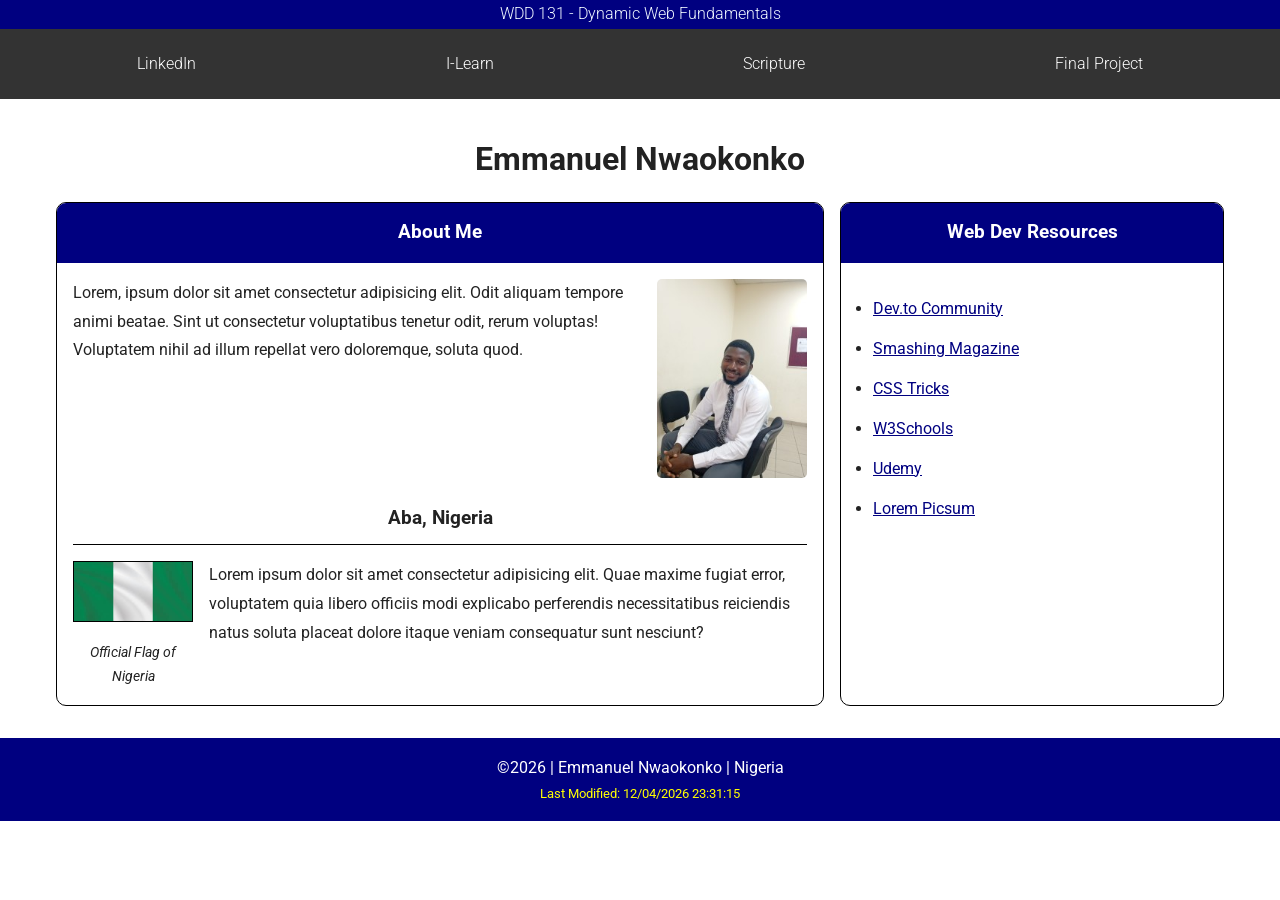
<file: index.html>
<!DOCTYPE html>
<html lang="en">
    <head>
        <meta charset="UTF-8">
        <meta name="viewport" content="width=device-width, initial-scale=1.0">
        <title>WDD 131 - Dynamic Web Fundamentals - Emmanuel N</title>
        <meta name="description" content="WDD 131 - Dynamic Web Fundamentals by Emmanuel Nwaokonko. Homepage featuring web dev resources.">
        <meta name="author" content="Emmanuel Nwaokonko">
        <link rel="stylesheet" href="styles/base.css">
        <script src="scripts/getdates.js" defer></script>
        <link rel="preconnect" href="https://fonts.googleapis.com">
        <link rel="preconnect" href="https://fonts.gstatic.com" crossorigin>
        <link href="https://fonts.googleapis.com/css2?family=Roboto:ital,wght@0,100..900;1,100..900&display=swap" rel="stylesheet">
    </head>
    <body>
        <header>
            <span id="course-title">
                WDD 131 - Dynamic Web Fundamentals
            </span>
            <nav>
                <a href="https://www.linkedin.com/in/emmanuel-nwaokonko/" target="_blank">LinkedIn</a>
                <a href="https://byupw.instructure.com/courses/" target="_blank">I-Learn</a>
                <a href="https://www.churchofjesuschrist.org/study/scriptures/bofm/2-ne/2?lang=eng" target="_blank">Scripture</a>
                <a href="final-project/" target="_blank">Final Project</a>
            </nav>
        </header>
        <main>
            <h1>Emmanuel Nwaokonko</h1>
            <div class="cards-container">
                <section class="card">
                    <h2>About Me</h2>
                    <div class="about-content">
                        <div class="intro">
                            <p>Lorem, ipsum dolor sit amet consectetur adipisicing elit. Odit aliquam tempore animi beatae. Sint ut consectetur voluptatibus tenetur odit, rerum voluptas! Voluptatem nihil ad illum repellat vero doloremque, soluta quod.</p>
                            <img src="images/profile.jpg" alt="profile photo of Emmanuel">
                        </div>
                        <h3>Aba, Nigeria</h3>
                        <div class="country-info">
                            <figure>
                                <img src="images/nigeria-flag.jfif" alt="Nigeria Flag">
                                <figcaption>Official Flag of Nigeria</figcaption>
                            </figure>
                            <p>Lorem ipsum dolor sit amet consectetur adipisicing elit. Quae maxime fugiat error, voluptatem quia libero officiis modi explicabo perferendis necessitatibus reiciendis natus soluta placeat dolore itaque veniam consequatur sunt nesciunt?</p>
                        </div>
                    </div>
                </section>
                <section class="card">
                    <h2>Web Dev Resources</h2>
                    <ul>
                        <li><a href="https://dev.to/" target="_blank">Dev.to Community</a></li>
                        <li><a href="https://www.smashingmagazine.com/" target="_blank">Smashing Magazine</a></li>
                        <li><a href="https://css-tricks.com/" target="_blank">CSS Tricks</a></li>
                        <li><a href="https://www.w3schools.com/" target="_blank">W3Schools</a></li>
                        <li><a href="https://www.udemy.com/" target="_blank">Udemy</a></li>
                        <li><a href="https://picsum.photos/" target="_blank">Lorem Picsum</a></li>
                    </ul>
                </section>
            </div>
        </main>
        <footer>
            <p>
               &copy;<span id="currentyear"></span> | Emmanuel Nwaokonko | Nigeria
            </p>
            <p id="lastModified"></p>
        </footer>
    </body>
</html>
</file>
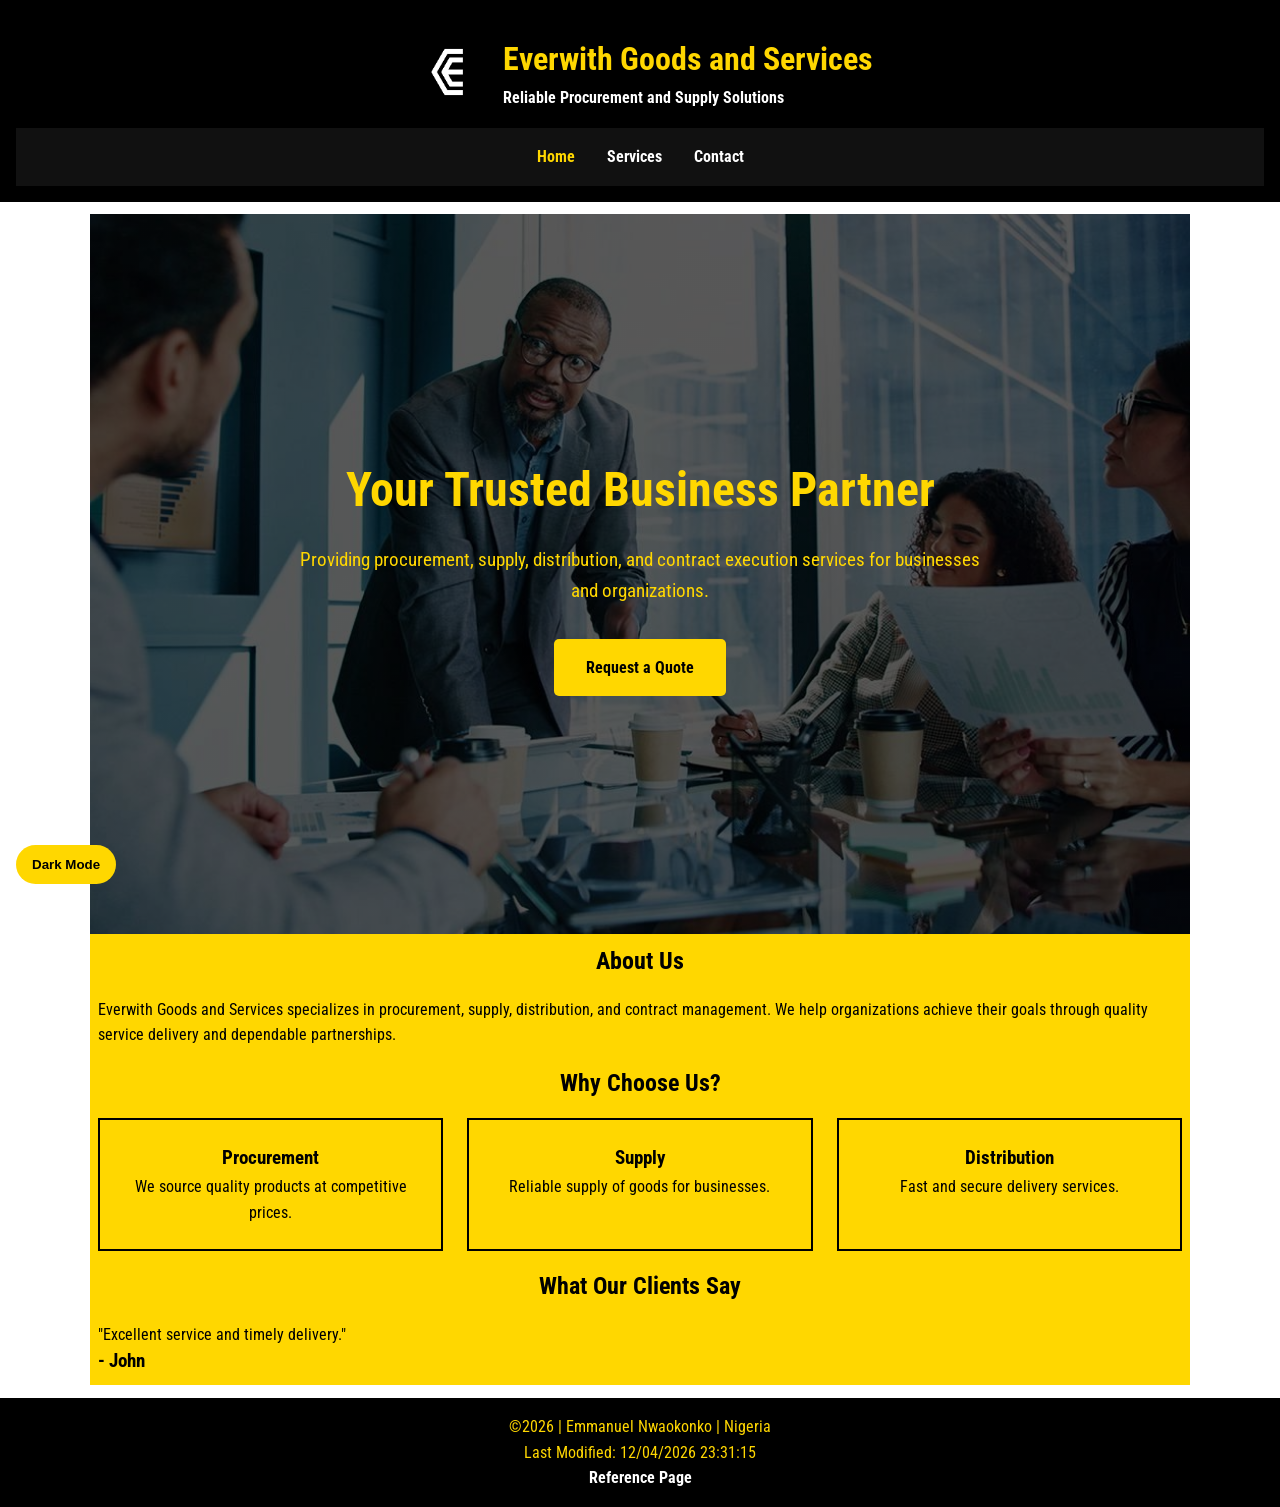
<file: project/index.html>
<!DOCTYPE html>
<html lang="en">
<head>
    <meta charset="UTF-8">
    <meta name="viewport" content="width=device-width, initial-scale=1.0">
    <meta name="description" content="Everwith Goods and Services">
    <meta name="author" content="Emmanuel Nwaokonko">
    <title>Everwith Goods and Services</title>
    <link rel="stylesheet" href="styles/style.css">
    <script src="scripts/main.js" defer></script>
    <link rel="preconnect" href="https://fonts.googleapis.com">
    <link rel="preconnect" href="https://fonts.gstatic.com" crossorigin>
    <link href="https://fonts.googleapis.com/css2?family=Roboto:wght@400;500;700&family=Roboto+Condensed:wght@300;400;700&display=swap" rel="stylesheet">
</head>
<body>

<header>
    <div class="header-container">
        <img src="images/logo.png" alt="Everwith Logo" class="logo" width="80" height="80" loading="lazy">

        <div>
            <h1>Everwith Goods and Services</h1>
            <p>Reliable Procurement and Supply Solutions</p>
             <button id="theme-btn">Dark Mode</button>
        </div>
    </div>
    <button id="menu-btn">&#9776;</button>

    <nav>
        <ul class="navigation">
            <li><a href="index.html" class="active">Home</a></li>
            <li><a href="services.html">Services</a></li>
            <li><a href="contact.html">Contact</a></li>
        </ul>
    </nav>
</header>

<main>

    <section class="hero">
        <div class="hero-content">
            <h2>Your Trusted Business Partner</h2>

            <p>
                Providing procurement, supply, distribution,
                and contract execution services for businesses
                and organizations.
            </p>

            <a href="contact.html" class="btn">
                Request a Quote
            </a>
        </div>
    </section>

    <section class="about">
        <h2>About Us</h2>

        <p>
            Everwith Goods and Services specializes in
            procurement, supply, distribution, and contract
            management. We help organizations achieve their
            goals through quality service delivery and
            dependable partnerships.
        </p>
    </section>

    <section class="features">
        <h2>Why Choose Us?</h2>

        <div class="cards">

            <article class="card">
                <h3>Reliable Service</h3>
                <p>Consistent and dependable solutions.</p>
            </article>

            <article class="card">
                <h3>Quality Products</h3>
                <p>We source only trusted products.</p>
            </article>

            <article class="card">
                <h3>Professional Team</h3>
                <p>Experienced and customer-focused.</p>
            </article>

        </div>
    </section>
    <section class="testimonial">
        <h2>What Our Clients Say</h2>
        <div id="testimonial"></div>
    </section>

</main>
<footer>
    <p>
         &copy;<span id="currentyear"></span> | Emmanuel Nwaokonko | Nigeria
    </p>
    <p id="lastModified"></p>
    <p>
         <a href="styles/siteplan.css" class="footer-link">Reference Page</a>
    </p>
</footer>
</body>
</html>
</file>
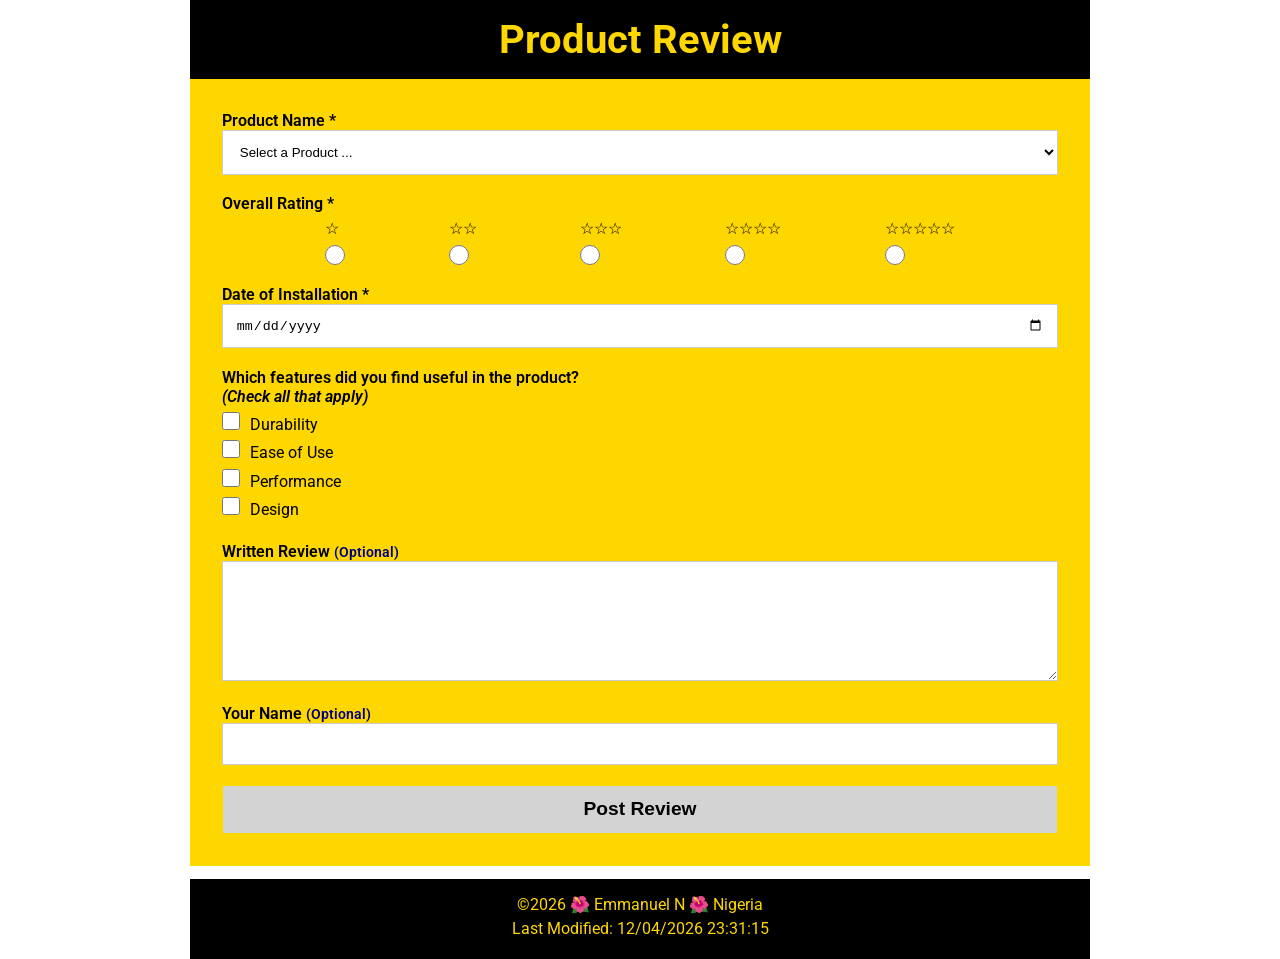
<file: form.html>
<!DOCTYPE html>
<html lang="en">
<head>
    <meta charset="UTF-8">
    <meta name="viewport" content="width=device-width, initial-scale=1.0">
    <title>Product Review</title>
    <meta name="description" content="WDD 131 Dynamic Web Fundamentals by Emmanuel Nwaokonko. Featuring a form (product review) that has services and ratings.">
        <meta name="author" content="Emmanuel Nwaokonko">
        <link rel="stylesheet" href="styles/form.css">
        <link rel="stylesheet" href="styles/form-large.css">
        <script src="scripts/form.js" defer></script>
        <script src="scripts/review.js" defer></script>
        <link rel="preconnect" href="https://fonts.googleapis.com">
        <link rel="preconnect" href="https://fonts.gstatic.com" crossorigin>
        <link href="https://fonts.googleapis.com/css2?family=Roboto:ital,wght@0,100..900;1,100..900&display=swap" rel="stylesheet">
</head>
<body>
     <header>
        <h1>Product Review</h1>
    </header>

    <main>
        <form method="get" action="review.html">

            <div class="form-group">
                <label for="productName">Product Name *</label>
                <select id="productName" name="productName" required>
                    <option value="" disabled selected>Select a Product ...</option>
                </select>
            </div>

            <fieldset class="rating-group">
                <legend>Overall Rating *</legend>

                <div class="rating-options">
                    <div>
                        <label for="star1">☆</label>
                        <input type="radio" id="star1" name="rating" value="1" required>
                    </div>

                    <div>
                        <label for="star2">☆☆</label>
                        <input type="radio" id="star2" name="rating" value="2" required>
                    </div>

                    <div>
                        <label for="star3">☆☆☆</label>
                        <input type="radio" id="star3" name="rating" value="3" required>
                    </div>

                    <div>
                        <label for="star4">☆☆☆☆</label>
                        <input type="radio" id="star4" name="rating" value="4" required>
                    </div>

                    <div>
                        <label for="star5">☆☆☆☆☆</label>
                        <input type="radio" id="star5" name="rating" value="5" required>
                    </div>
                </div>
            </fieldset>

            <div class="form-group">
                <label for="installDate">Date of Installation *</label>
                <input
                    type="date"
                    id="installDate"
                    name="installDate"
                    required>
            </div>
            <fieldset>
                <legend>
                    Which features did you find useful in the product?
                    <br>
                    <em>(Check all that apply)</em>
                </legend>

                <label for="durability">
                    <input type="checkbox"
                           id="durability"
                           name="features"
                           value="Durability">
                    Durability
                </label>

                <label for="easeOfUse">
                    <input type="checkbox"
                           id="easeOfUse"
                           name="features"
                           value="Ease of Use">
                    Ease of Use
                </label>

                <label for="performance">
                    <input type="checkbox"
                           id="performance"
                           name="features"
                           value="Performance">
                    Performance
                </label>

                <label for="design">
                    <input type="checkbox"
                           id="design"
                           name="features"
                           value="Design">
                    Design
                </label>
            </fieldset>
            <div class="form-group">
                <label for="review">
                    Written Review
                    <span class="optional">(Optional)</span>
                </label>
                <textarea
                    id="review"
                    name="review"
                    rows="6"></textarea>
            </div>
            <div class="form-group">
                <label for="userName">
                    Your Name
                    <span class="optional">(Optional)</span>
                </label>
                <input
                    type="text"
                    id="userName"
                    name="userName">
            </div>
            <input
                type="submit"
                value="Post Review">

        </form>
    </main>

    <footer>
        <p>
            &copy;<span id="currentyear"></span> 🌺 Emmanuel N 🌺 Nigeria
        </p>
        <p id="lastModified"></p>
    </footer>
    
</body>
</html>
</file>
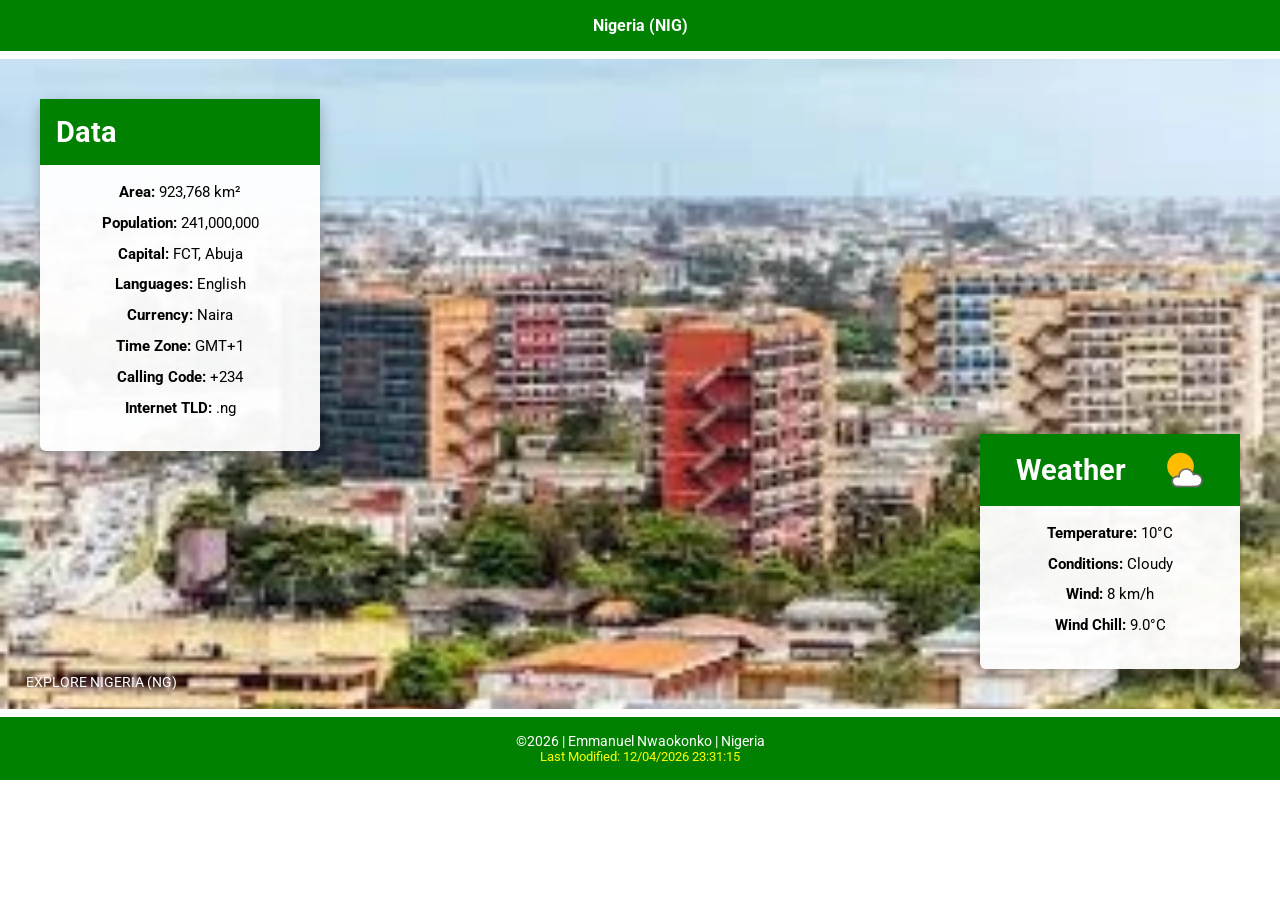
<file: place.html>
<!DOCTYPE html>
<html lang="en">
    <head>
        <meta charset="UTF-8">
        <meta name="viewport" content="width=device-width, initial-scale=1.0">
        <title>WDD 131 - Dynamic Web Fundamentals - Emmanuel N</title>
        <meta name="description" content="WDD 131 - Dynamic Web Fundamentals by Emmanuel Nwaokonko. Homepage featuring Nigeria Data and Weather Conditions">
        <meta name="author" content="Emmanuel Nwaokonko">
        <link rel="stylesheet" href="styles/place.css">
        <link rel="stylesheet" href="styles/place-large.css">
        <script src="scripts/place.js" defer></script>
        <link rel="preconnect" href="https://fonts.googleapis.com">
        <link rel="preconnect" href="https://fonts.gstatic.com" crossorigin>
        <link href="https://fonts.googleapis.com/css2?family=Roboto:ital,wght@0,100..900;1,100..900&display=swap" rel="stylesheet">
    </head>
    <body>
        <header>
            <h1>Nigeria</h1>
        </header>
        <main>
            <section class="hero">
              <picture>
                <source media="(min-width: 768px)" srcset="images/hero.webp">
                <img src="images/hero.webp" alt="Nigeria City">
              </picture>

              <section class="data-card">
                <h2>Data</h2>

                <p><strong>Area:</strong> 923,768 km&sup2;</p>
                <p><strong>Population:</strong> 241,000,000</p>
                <p><strong>Capital:</strong> FCT, Abuja</p>
                <p><strong>Languages:</strong> English</p>
                <p><strong>Currency:</strong> Naira</p>
                <p><strong>Time Zone:</strong> GMT+1</p>
                <p><strong>Calling Code:</strong> +234</p>
                <p><strong>Internet TLD:</strong> .ng</p>
              </section>

              <section class="weather-card">
                <h2 class="weather-title">

                    <span>Weather</span>
                    <img src="images/cloud.svg" alt="Weather Icon" class="weather-icon">
                </h2>
                <p><strong>Temperature:</strong> 10&deg;C</p>
                <p><strong>Conditions:</strong> Cloudy</p>
                <p><strong>Wind:</strong> 8 km/h</p>
                <p><strong>Wind Chill:</strong> <span id="windchill"></span></p>
              </section>
              </section>
        </main>
        <footer>
            <p>
                <span id="currentyear"></span>
               &copy;2026 | Emmanuel Nwaokonko | Nigeria
            </p>
            <p id="lastModified"></p>
        </footer>
    </body>
</html>
</file>
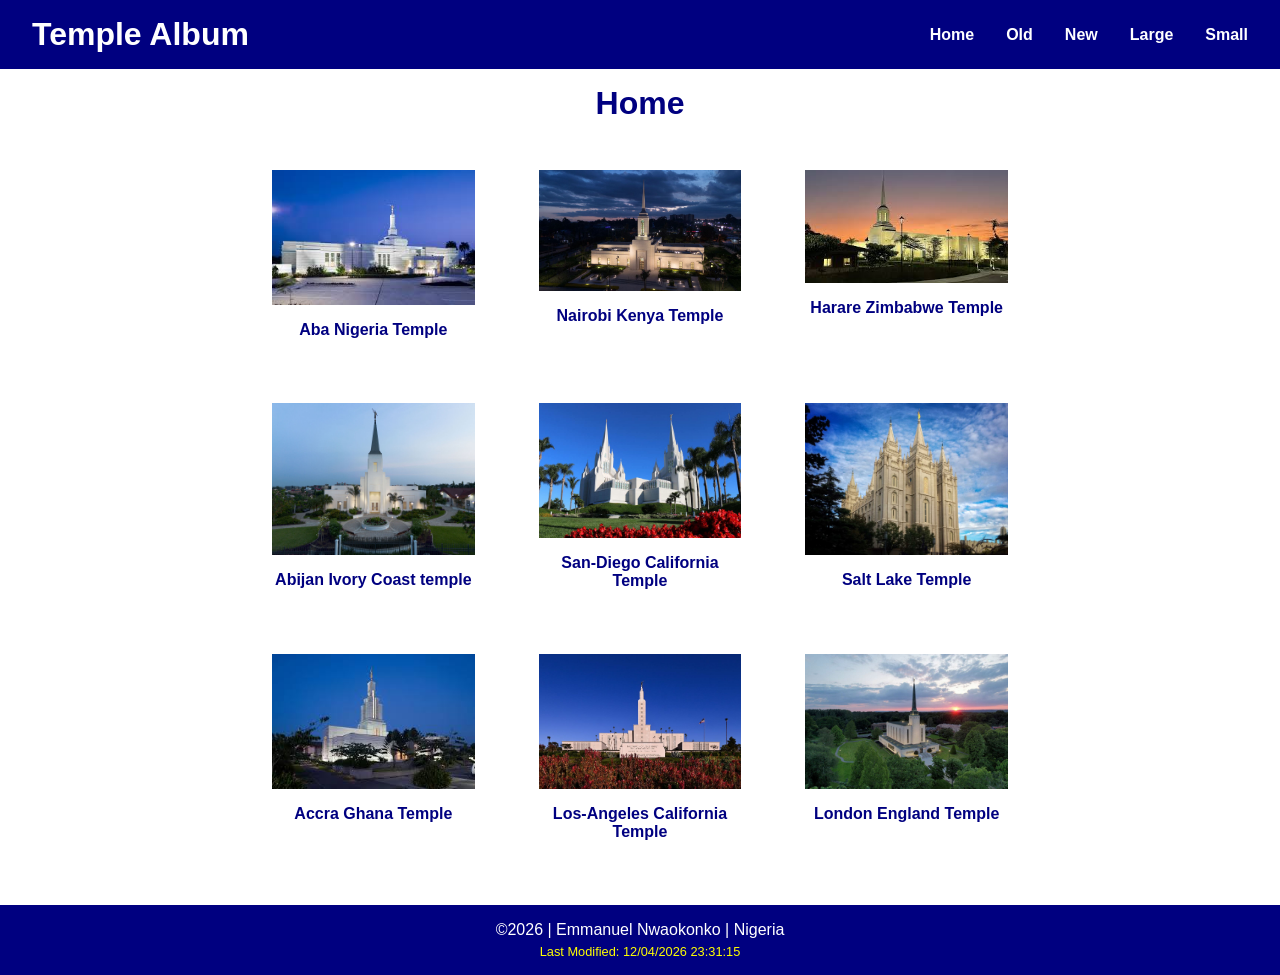
<file: temples.html>
<!DOCTYPE html>
<html lang="en">
    <head>
        <meta charset="UTF-8">
        <meta name="viewport" content="width=device-width, initial-scale=1.0">
        <title>Temple Album</title>
        <meta name="description" content="WDD 131 Dynamic Web Fundamentals by Emmanuel Nwaokonko. Featuring temple album to display both in mobile and desktop view">
        <meta name="author" content="Emmanuel Nwaokonko">
        <link rel="stylesheet" href="styles/temples.css">
        <link rel="stylesheet" href="styles/temples-large.css">
        <script src="scripts/temples.js" defer></script>
        <link rel="preconnect" href="https://fonts.googleapis.com">
        <link rel="preconnect" href="https://fonts.gstatic.com" crossorigin>
        <link href="https://fonts.googleapis.com/css2?family=Roboto:ital,wght@0,100..900;1,100..900&display=swap" rel="stylesheet">
    </head>
    <body>
        <header>
            <div class="header-container">
                <h2>Temple Album</h2>
                <a id="menu" href="#">&#9776;</a>
            </div>
            <nav class="navigation">
                <a href="#" id="home">Home</a>
                <a href="#" id="old">Old</a>
                <a href="#" id="new">New</a>
                <a href="#" id="large">Large</a>
                <a href="#" id="small">Small</a>
            </nav>
        </header>
        <main>
            <h1>Home</h1>
            <section class="gallery">
                <figure>
                    <img src="images/temple.jfif" alt="Aba Nigeria Temple" width="300" height="200">
                    <figcaption>Aba Nigeria Temple</figcaption>
                </figure>
                <figure>
                    <img src="images/kenya.jpg" alt="Kenya Nairobi Temple" width="300" height="200">
                    <figcaption>Nairobi Kenya Temple</figcaption>
                </figure>
                <figure>
                    <img src="images/zimbabwe.jfif" alt="Harare Zimbabwe Temple" width="300" height="200">
                    <figcaption>Harare Zimbabwe Temple</figcaption>
                </figure>
                <figure>
                    <img src="images/abidjan.jpg" alt="Abijan Ivory Coast" width="300" height="200">
                    <figcaption>Abijan Ivory Coast temple</figcaption>
                </figure>
                <figure>
                    <img src="images/san-diego.jpg" alt="San-diego california" width="300" height="200">
                    <figcaption>San-Diego California Temple</figcaption>
                </figure>
                <figure>
                    <img src="images/salt-lake.jpg" alt="Salt Lake" width="300" height="200">
                    <figcaption>Salt Lake Temple</figcaption>
                </figure>
                <figure>
                    <img src="images/accra-gh.jfif" alt="Accra Ghana" width="300" height="200">
                    <figcaption>Accra Ghana Temple</figcaption>
                </figure>
                <figure>
                    <img src="images/los-angeles.jpg" alt="Los Angeles California" width="300" height="200">
                    <figcaption>Los-Angeles California Temple</figcaption>
                </figure>
                <figure>
                    <img src="images/london-england.jpg" alt="London England Temple" width="300" height="200">
                    <figcaption>London England Temple</figcaption>
                </figure>
            </section>
        </main>
        <footer>
            <p>
               &copy;<span id="currentyear"></span> | Emmanuel Nwaokonko | Nigeria
            </p>
            <p id="lastModified"></p>
        </footer>
    </body>
</html>
</file>
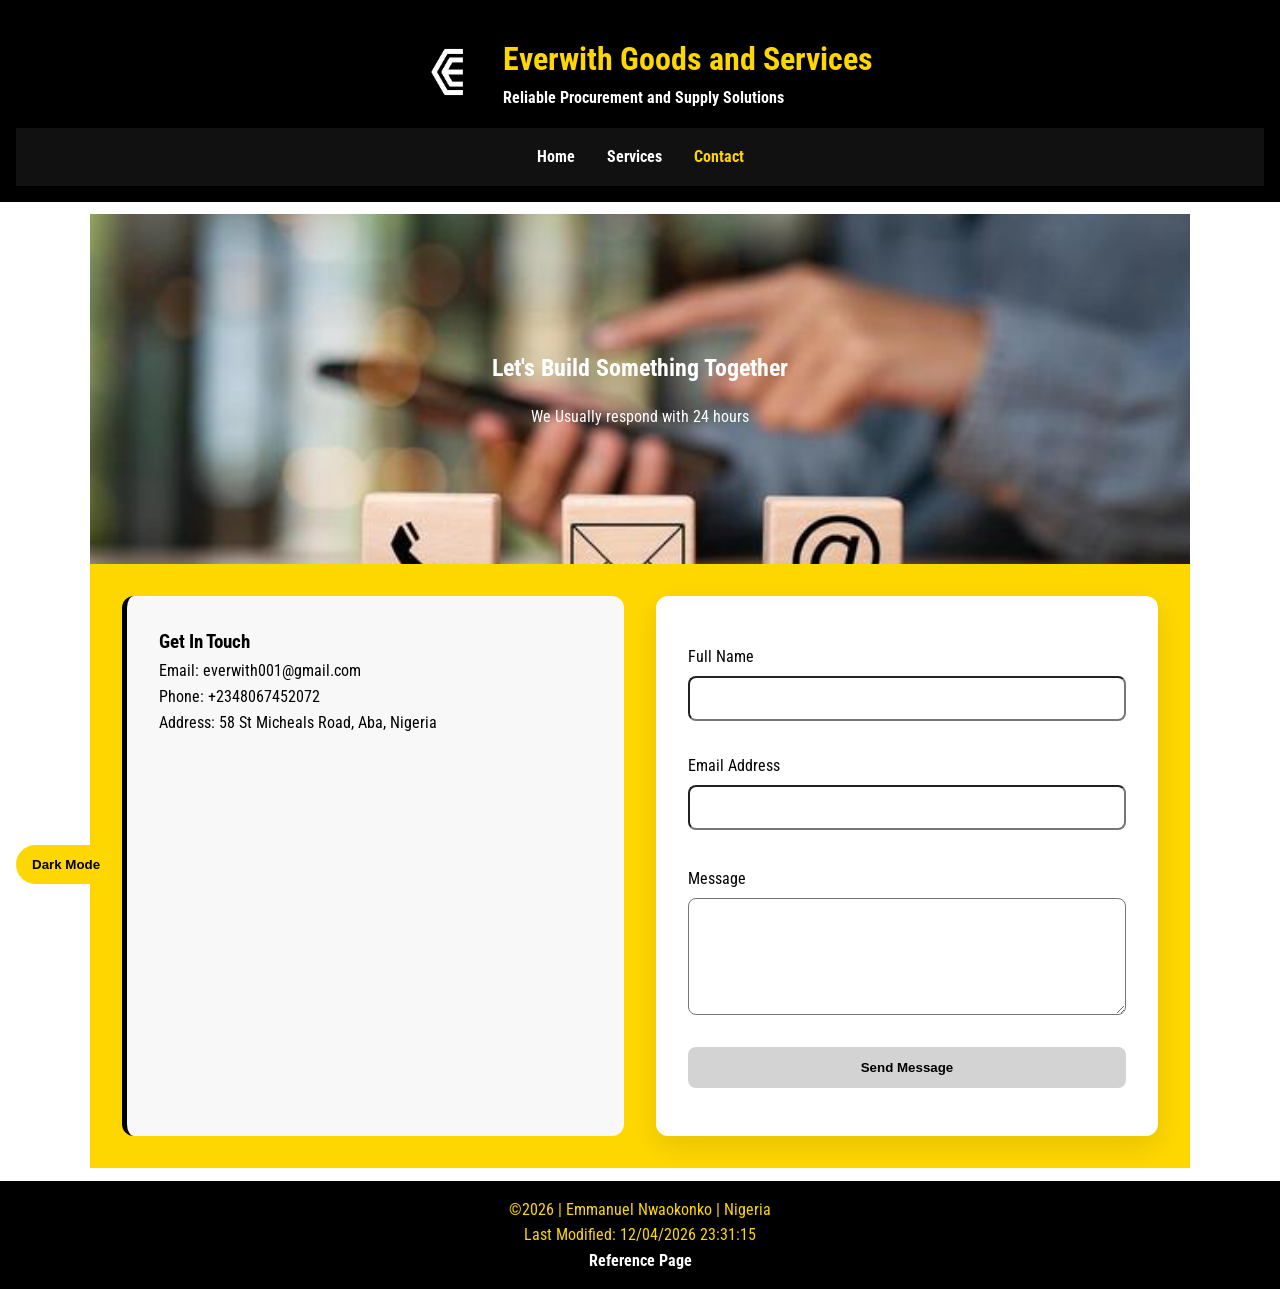
<file: project/contact.html>
<!DOCTYPE html>
<html lang="en">
<head>
   <meta charset="UTF-8">
    <meta name="viewport" content="width=device-width, initial-scale=1.0">
    <meta name="description" content="Everwith Goods and Services">
    <meta name="author" content="Emmanuel Nwaokonko">
    <title>Everwith Goods and Services</title>
    <link rel="stylesheet" href="styles/style.css">
    <script src="scripts/main.js" defer></script>
    <link rel="preconnect" href="https://fonts.googleapis.com">
    <link rel="preconnect" href="https://fonts.gstatic.com" crossorigin>
    <link href="https://fonts.googleapis.com/css2?family=Roboto:wght@400;500;700&family=Roboto+Condensed:wght@300;400;700&display=swap" rel="stylesheet">
</head>
<body>

<header>
    <div class="header-container">
        <img src="images/logo.png" alt="Everwith Logo" class="logo" width="80" height="80" loading="lazy">

        <div>
            <h1>Everwith Goods and Services</h1>
            <p>Reliable Procurement and Supply Solutions</p>
             <button id="theme-btn">Dark Mode</button>
        </div>
    </div>
    <button id="menu-btn">&#9776;</button>
    <nav>
        <ul class="navigation">
            <li><a href="index.html">Home</a></li>
            <li><a href="services.html">Services</a></li>
            <li><a href="contact.html" class="active">Contact</a></li>
        </ul>
    </nav>
</header>

<main>

    <section class="contact-hero">
        <div>
            <h2>Let's Build Something Together</h2>
            <p>We Usually respond with 24 hours</p>
        </div>
    </section>

    <section class="contact-container">

        <div class="contact-info">
            <h3>Get In Touch</h3>

            <p>Email: everwith001@gmail.com</p>
            <p>Phone: +2348067452072</p>
            <p>Address: 58 St Micheals Road, Aba, Nigeria</p>
        </div>

        <form class="contact-form">

            <label for="fullname">Full Name</label>
            <input type="text" id="fullname" required>

            <label for="email">Email Address</label>
            <input type="email" id="email" required>
            <p id="email-msg"></p>
            <label for="message">Message</label>
            <textarea id="message" rows="6"></textarea>

            <input type="submit" value="Send Message">
        </form>

    </section>

</main>

<footer>
    <p>
         &copy;<span id="currentyear"></span> | Emmanuel Nwaokonko | Nigeria
    </p>
    <p id="lastModified"></p>
    <p>
         <a href="styles/siteplan.css" class="footer-link">Reference Page</a>
    </p>
</footer>

</body>
</html>
</file>
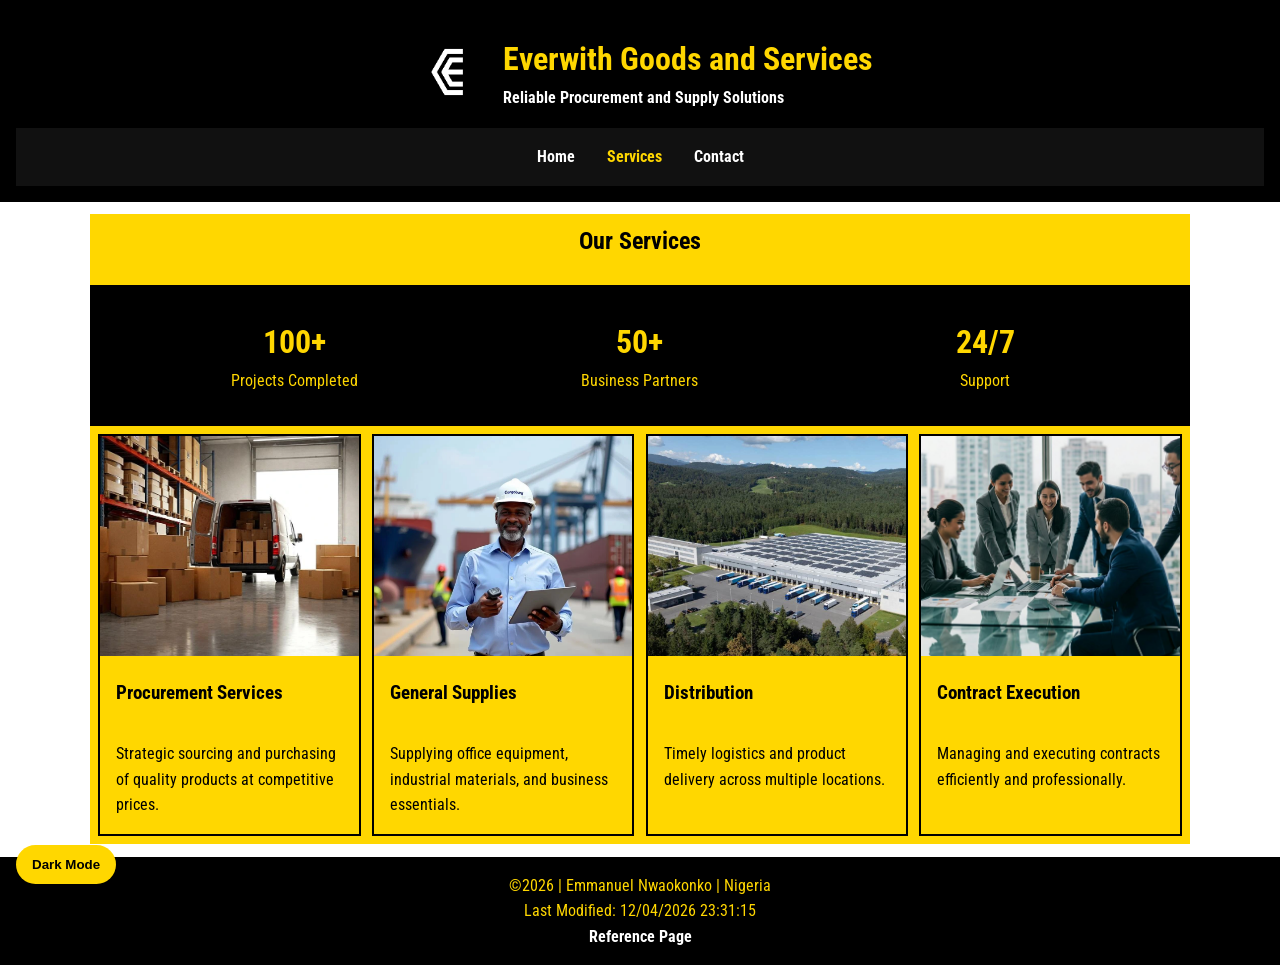
<file: project/services.html>
<!DOCTYPE html>
<html lang="en">
<head>
    <meta charset="UTF-8">
    <meta name="viewport" content="width=device-width, initial-scale=1.0">
    <meta name="description" content="Everwith Goods and Services">
    <meta name="author" content="Emmanuel Nwaokonko">
    <title>Everwith Goods and Services</title>
    <link rel="stylesheet" href="styles/style.css">
    <script src="scripts/main.js" defer></script>
    <link rel="preconnect" href="https://fonts.googleapis.com">
    <link rel="preconnect" href="https://fonts.gstatic.com" crossorigin>
    <link href="https://fonts.googleapis.com/css2?family=Roboto:wght@400;500;700&family=Roboto+Condensed:wght@300;400;700&display=swap" rel="stylesheet">
</head>
<body>

<header>
    <div class="header-container">
        <img src="images/logo.png" alt="Everwith Logo" class="logo" loading="lazy">

        <div>
            <h1>Everwith Goods and Services</h1>
            <p>Reliable Procurement and Supply Solutions</p>
             <button id="theme-btn">Dark Mode</button>
        </div>
    </div>
    <button id="menu-btn">&#9776;</button>

    <nav>
        <ul class="navigation">
            <li><a href="index.html">Home</a></li>
            <li><a href="services.html" class="active">Services</a></li>
            <li><a href="contact.html">Contact</a></li>
        </ul>
    </nav>
</header>

<main>

    <section class="page-banner">
        <h2>Our Services</h2>
    </section>
    <section class="stats">
        <div>
            <h3>100+</h3>
            <p>Projects Completed</p>
        </div>
        <div>
            <h3>50+</h3>
            <p>Business Partners</p>
        </div>
        <div>
            <h3>24/7</h3>
            <p>Support</p>
        </div>
    </section>

    <section class="service-grid">

        <article class="service-card">
            <img src="images/procurement.webp" alt="Procurement Services" width="100%" height="220" loading="lazy">
            <h3>Procurement Services</h3>
            <p>
                Strategic sourcing and purchasing of quality
                products at competitive prices.
            </p>
        </article>

        <article class="service-card">
            <img src="images/supply.webp" alt="General Supplies" width="100%" height="220" loading="lazy">
            <h3>General Supplies</h3>
            <p>
                Supplying office equipment, industrial
                materials, and business essentials.
            </p>
        </article>

        <article class="service-card">
            <img src="images/distribution.jpg" alt="Distribution Services" width="100%" height="220" loading="lazy">
            <h3>Distribution</h3>
            <p>
                Timely logistics and product delivery across
                multiple locations.
            </p>
        </article>

        <article class="service-card">
            <img src="images/contract.jpg" alt="Contract Services" width="100%" height="220" loading="lazy">
            <h3>Contract Execution</h3>
            <p>
                Managing and executing contracts efficiently
                and professionally.
            </p>
        </article>

    </section>

</main>

<footer>
    <p>
         &copy;<span id="currentyear"></span> | Emmanuel Nwaokonko | Nigeria
    </p>
    <p id="lastModified"></p>
    <p>
         <a href="styles/siteplan.css" class="footer-link">Reference Page</a>
    </p>
</footer>
</body>
</html>
</file>
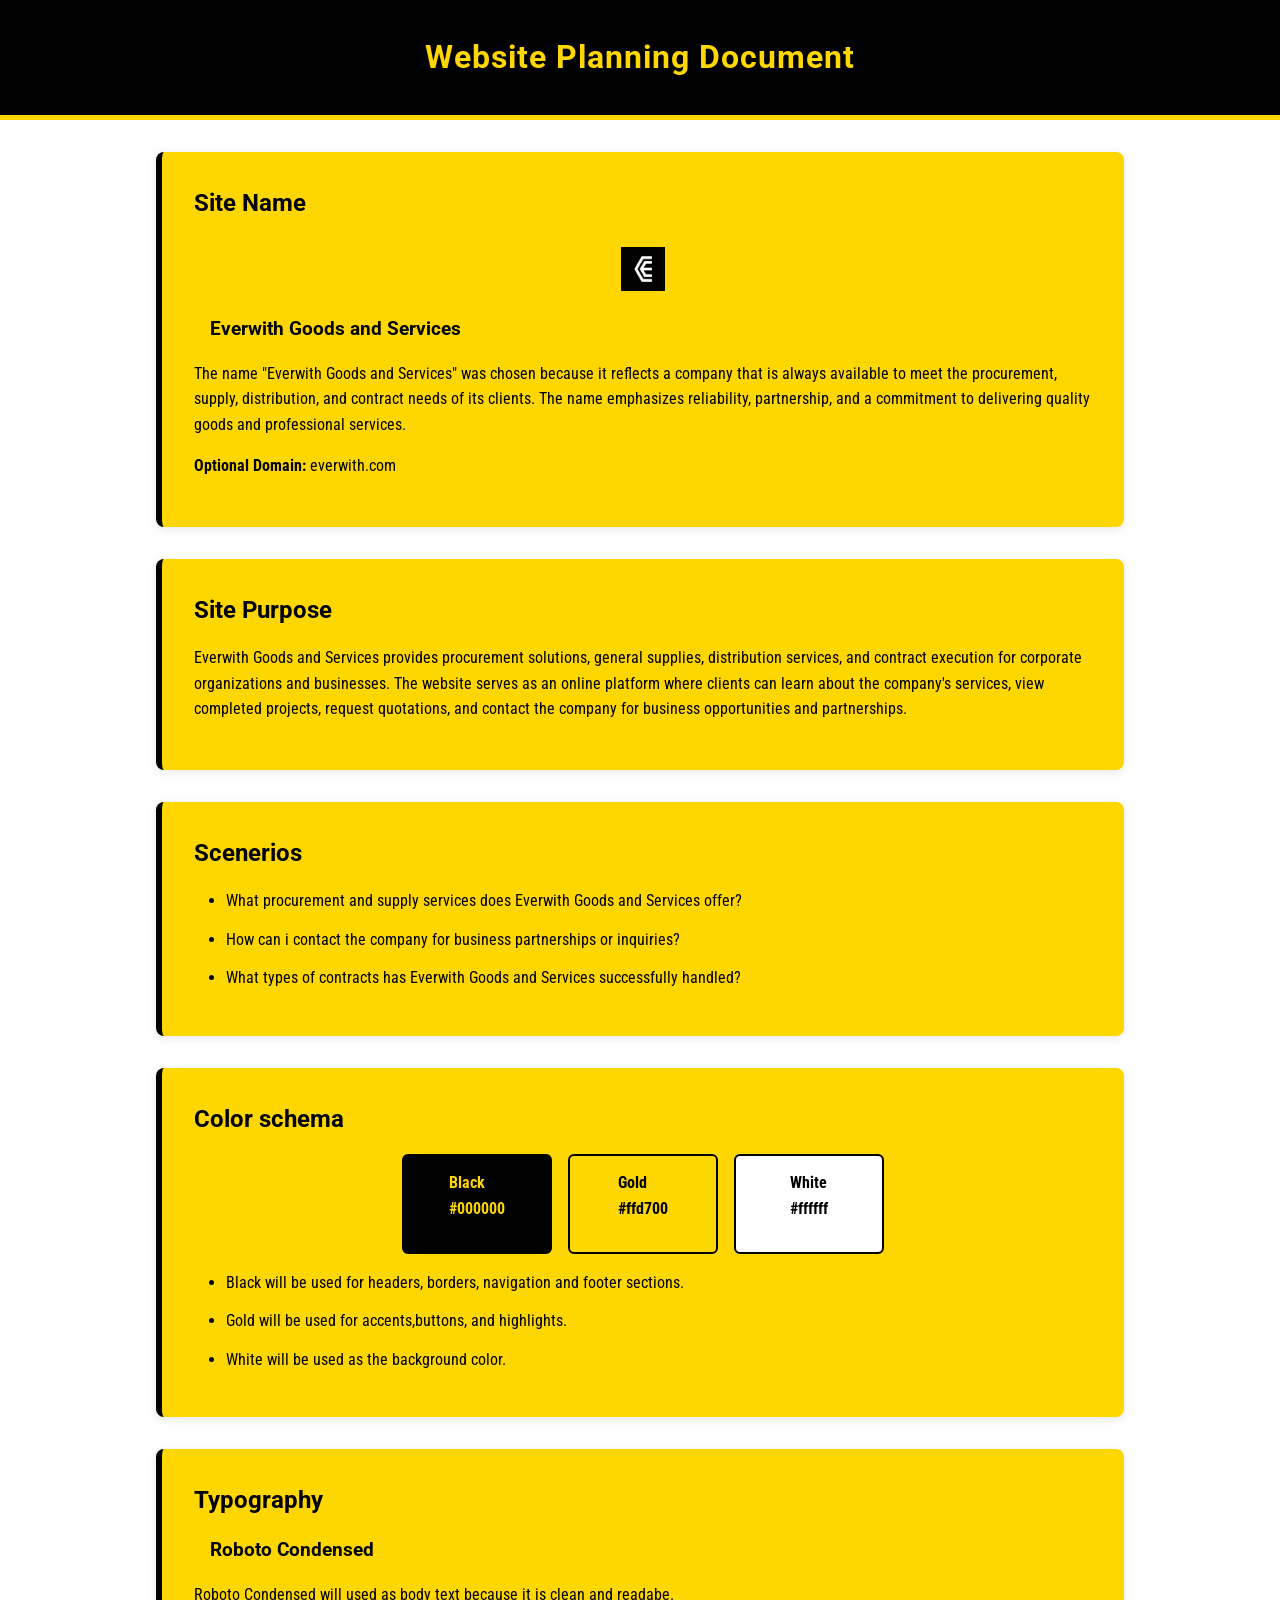
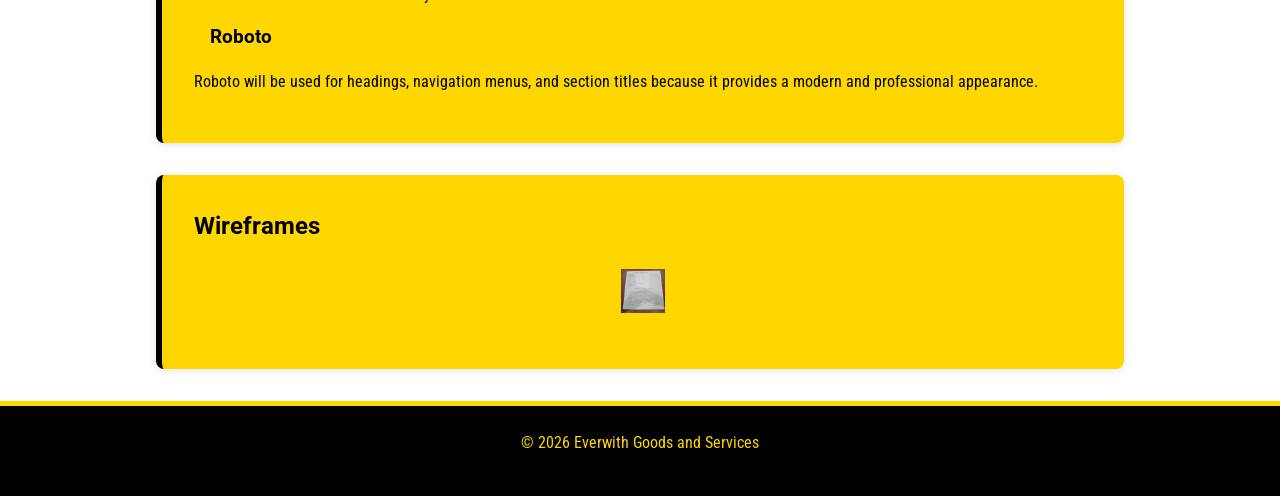
<file: project/siteplan.html>
<!DOCTYPE html>
<html lang="en">
<head>
    <meta charset="UTF-8">
    <meta name="viewport" content="width=device-width, initial-scale=1.0">
    <meta name="description" content="Website Planning Document showing color schema, typography, and wireframe.">
    <meta name="author" content="Emmanuel Nwaokonko">
    <link rel="stylesheet" href="styles/siteplan.css">
    <link rel="preconnect" href="https://fonts.googleapis.com">
    <link rel="preconnect" href="https://fonts.gstatic.com" crossorigin>
    <link href="https://fonts.googleapis.com/css2?family=Roboto:ital,wght@0,100..900;1,100..900&display=swap" rel="stylesheet">
    <link rel="preconnect" href="https://fonts.googleapis.com">
    <link rel="preconnect" href="https://fonts.gstatic.com" crossorigin>
    <link href="https://fonts.googleapis.com/css2?family=Roboto+Condensed:ital,wght@0,100..900;1,100..900&family=Roboto:ital,wght@0,100..900;1,100..900&display=swap" rel="stylesheet">
    <title>Product Review</title>
</head>
<body>
    <header>
        <h1>Website Planning Document</h1>
    </header>
    <main>
        <section>
            <h2>Site Name</h2>
            <img src="images/logo.png" alt=" Everwith Logo" width="150">
            <h3>Everwith Goods and Services</h3>
            <p>The name "Everwith Goods and Services" was chosen because it reflects a company that is always available to meet the procurement, supply, distribution, and contract needs of its clients. The name emphasizes reliability, partnership, and a commitment to delivering quality goods and professional services.</p>
            <p><strong>Optional Domain:</strong> everwith.com</p>
        </section>
        <section>
            <h2>Site Purpose</h2>
            <p>Everwith Goods and Services provides procurement solutions, general supplies, distribution services, and contract execution for corporate organizations and businesses. The website serves as an online platform where clients can learn about the company's services, view completed projects, request quotations, and contact the company for business opportunities and partnerships.</p>
        </section>
        <section>
            <h2>Scenerios</h2>
            <ul>
            <li>What procurement and supply services does Everwith Goods and Services offer?</li>
            <li>How can i contact the company for business partnerships or inquiries?</li>
            <li>What types of contracts has Everwith Goods and Services successfully handled?</li>
            </ul>
        </section>
        <section>
            <h2>Color schema</h2>
            <div class="color-container">
                <div class="color-box black">
                    <p>Black<br>#000000</p>
                </div>
                <div class="color-box gold">
                    <p>Gold<br>#ffd700</p>
                </div>
                <div class="color-box white">
                    <p>White<br>#ffffff</p>
                </div>
            </div>
            <ul>
               <li>Black will be used for headers, borders, navigation and footer sections.</li>
               <li>Gold will be used for accents,buttons, and highlights.</li>
               <li>White will be used as the background color.</li>
            </ul>
        </section>
        <section>
            <h2>Typography</h2>
            <h3 class="robotocondensed">Roboto Condensed</h3>
            <p>
                Roboto Condensed will used as body text because it is clean and readabe.
            </p>
            <h3 class="Roboto">Roboto</h3>
            <p>
                Roboto will be used for headings, navigation menus, and section titles because it provides a modern and professional appearance. 
            </p>
        </section>
        <section>
            <h2>Wireframes</h2>
            <img src="images/wireframe.png" alt="mobile and desktop wireframe">
        </section>
    </main>
    <footer>
        <p>&copy; 2026 Everwith Goods and Services</p>
    </footer>
    
</body>
</html>
</file>
<file: styles/base.css>
*{
    margin: 0;
    padding: 0;
    box-sizing: border-box;
}
body {
    font-family: "Roboto", sans-serif;
    font-weight: 400;
    color: #222;
    line-height: 1.8;
}
header {
    background-color: navy;
    color: aliceblue;
    text-align: center;
    font-weight: 300;
}
course-title {
    display: block;
    text-align: center;
    color: white;
    font-size: 1.4rem;
    padding: 15px;
    font-weight: 400;
    background-color: navy;
}
nav {
    display: flex;
    justify-content: space-around;
    background-color: #333;
    padding: 0.8rem;
    text-align: center;
}
nav a {
    color: white;
    text-decoration: none;
    font-size: 1rem;
    padding: 0.5rem 1rem;
    border-radius: 5px;
    transition: background-color 0.3s ease, color 0.3s ease;
}
nav a:hover {
    background-color: white;
    color: navy;
}

.cards-container{
    display: grid;
    grid-template-columns: 2fr 1fr;
    gap: 1rem;
}
.card {
    background-color: white;
    border: 1px solid black;
    border-radius: 10px;
    overflow: hidden;
}
.card h2 {
    background-color: navy;
    color: white;
    text-align: center;
    padding: 0.8rem;
    font-size: 1.2rem;

}
main {
    max-width: 1200px;
    margin: 2rem auto;
    padding: 0 1rem;
}
main h1 {
    text-align: center;
    margin-bottom: 0.8rem;
    font-size: 2rem;
}
.about-content {
    padding: 1rem;
}
.about-content h3 {
    text-align: center;
    margin-bottom: 1rem;
    border-bottom: 1px solid black;
    padding-bottom: 0.5rem;
}
.intro {
    display: flex;
    gap: 1rem;
    align-items: flex-start;
    margin-bottom: 1.5rem;
}
.intro img {
    width: 150px;
    height: auto;
    border-radius: 5px;
}
.country-info {
    display: flex;
    gap: 1rem;
    align-items: flex-start;
}
.country-info img {
    width: 120px;
    border: 1px solid black;
}
figcaption {
    text-align: center;
    font-size: 0.85rem;
    font-style: italic;
    margin-top: 0.5rem;
}
.card ul {
    padding: 2rem;
}
.card ul li {
    margin-bottom: 0.7rem;
}
.card ul li a {
    color: navy;
}
footer {
    background-color: navy;
    color: white;
    text-align: center;
    padding: 1rem;
    margin-top: 2rem;
}
#lastModified {
    color: yellow;
    font-size: 0.8rem;
}
</file>
<file: project/styles/style.css>
*{
    margin:0;
    padding:0;
    box-sizing:border-box;
}

body{
    font-family:"Roboto Condensed", sans-serif;
    line-height:1.6;
    background:#fff;
    color:#000;
}

/* HEADER */

header{
    background:#000;
    color:#ffd700;
    padding: 1rem;
    margin-bottom: .8rem;
}

.header-container{
    display:flex;
    justify-content:center;
    align-items:center;
    gap:1rem;
    padding:1rem;
}

.logo{
    width:80px;
}
.logo img{
    filter: brightness(0) saturate(100%) invert(75) sepia(65%) saturate(500%) hue-rotate(5deg);
}

header p{
    color: white;
    font-weight: bold;
}

.navigation{
    display:flex;
    justify-content:center;
    list-style:none;
    background:#111;
}

.navigation li{
    padding:1rem;
}

.navigation a{
    text-decoration:none;
    color:#fff;
    font-weight:bold;
}

.navigation a:hover,
.navigation .active{
    color:#ffd700;
}

.hero{
    height:80vh;

    background:
    linear-gradient(rgba(0,0,0,.65),
    rgba(0,0,0,.65)),
    url("../images/hero.jpg");
    background-size:cover;
    background-position:center;
    display:flex;
    justify-content:center;
    align-items:center;
    text-align:center;
    color: gold;
    padding:2rem;
}

.hero-content{
    max-width:700px;
}
.hero h2{
    font-size:3rem;
    margin-bottom:1rem;
}
.hero p{
    margin-bottom:2rem;
    font-size:1.2rem;
}
.btn{
    display:inline-block;
    background:#ffd700;
    color:#000;
    text-decoration:none;
    padding:1rem 2rem;
    border-radius:5px;
    font-weight:bold;
}

main section{
    max-width:1100px;
    margin:auto;
    padding: 0.5rem 0.5rem;
    background: #ffd700;
}

h2{
    text-align:center;
    margin-bottom:1rem;
}
.about,
.features {
    padding: 0.5rem 0.5rem;
}

.cards{
    display:grid;
    grid-template-columns:repeat(3,1fr);
    gap:1.5rem;
}

.card{
    border:2px solid #000;
    padding:1.5rem;
    text-align:center;
}

/* SERVICES */

.page-banner{
    text-align:center;
}

.service-grid{
    display:grid;
    grid-template-columns: repeat(4, 1fr);
    gap:.7rem;
}

.service-card{
    border:2px solid #000;
    overflow: hidden;
}

.service-card img{
    width:100%;
    height:220px;
    object-fit:cover;
    transition: transform .5s ease;
}
.service-card:hover img{
    transform:scale(1.1);
}

.service-card h3,
.service-card p{
    padding:1rem;
}
.contact-hero {
     background: url("../images/contact.jpg") center/cover no-repeat;
    height: 350px;
    display: flex;
    align-items: center;
    justify-content: center;
    position: relative;
    color: white;
    text-align: center;
}
.contact-hero .overlay {
    background: rgba(0,0,0,0.5);
    padding: 2rem;
    border-radius: 10px;
}
.contact-info {
    background: #f8f8f8;
    padding: 2rem;
    border-radius: 12px;
    border-left: 5px solid black;
}
.contact-container{
    display:grid;
    grid-template-columns:1fr 1fr;
    gap:2rem;
    padding: 2rem;
}

.contact-form{
    display:flex;
    flex-direction:column;
    background: white;
    padding: 2rem;
    border-radius: 12px;
    box-shadow: 0 10px 30px rgba(0,0,0,0.1);

}

.contact-form label{
    margin-top:1rem;
}

.contact-form input,
.contact-form textarea{
    padding:.8rem;
    margin-top:.4rem;
    width: 100%;
    margin-bottom: 1rem;
    border-radius: 8px;
    transition: 0.3s;
}
.contact-form input:focus,
.contact-form textarea:focus {
    border-color: gold;
    transform: scale(1.02);
    outline: none;
}

.contact-form input[type="submit"]{
    margin-top:1rem;
    background: lightgray;
    border:none;
    cursor:pointer;
    font-weight:bold;
    color: black;
}
.contact-form input[type="submit"]:hover {
    background-color: black;
    color: gold;
}


footer {
    background-color: black;
    color: gold;
    text-align: center;
    padding: 1rem;
    margin-top: .8rem;
}
.footer-link{
    color:#ffffff;
    text-decoration:none;
    font-weight:bold;
}

.footer-link:hover{
    color:#ffd700;
    text-decoration:underline;
}
#menu-btn {
    display: none;
}
.dark-mode {
    background-color: #111;
    color: white;
}
.dark-mode header,
.dark-mode footer {
    background-color: #000;
}
.dark-mode .contact-form {
    background: #1e1e1e;
    color: white;
}

.dark-mode .contact-info {
    background: #2a2a2a;
}
#theme-btn {
    position: fixed;
    bottom: 1rem;
    left: 1rem;
    background-color: #ffd700;
    color: #000;
    border: none;
    border-radius: 25px;
    cursor: pointer;
    font-weight: bold;
    z-index: 1000;
    padding: .75rem 1rem;
}
#email-msg {
    font-size: 0.9rem;
    margin-top: 0.25rem;
    font-weight: bold;
}
.stats{
    display:grid;
    grid-template-columns:repeat(3,1fr);
    text-align:center;
    padding:2rem;
    background:black;
    color:gold;
}

.stats h3{
    font-size:2rem;
}
@media (max-width:768px){

    .header-container{
        flex-direction:column;
        text-align:center;
    }

    .navigation{
        flex-direction:column;
        display: none;
    }
    .navigation.open {
        display: flex;
    }

    .navigation li{
        text-align:center;
        border-top:1px solid #333;
    }

    .hero{
        height:60vh;
    }

    .hero h2{
        font-size:2rem;
    }

    .cards{
        grid-template-columns:1fr;
    }

    .contact-container{
        grid-template-columns:1fr;
    }
    #menu-btn {
        display: block;
        background: none;
        border: none;
        color: gold;
        font-size: 2rem;
        cursor: pointer;
    }
}
</file>
<file: styles/form.css>
* {
    margin: 0;
    padding: 0;
    box-sizing: border-box;
}

body {
    font-family: "Roboto", sans-serif;
    background: #ffffff;
    max-width: 600px;
    margin: 0 auto;
}

header {
    background-color: black;
    color: gold;
    text-align: center;
    padding: 1rem;
}

header h1 {
    font-size: 2rem;
    font-weight: bold;
}
main {
    background-color: gold;
    padding: 1rem;
}
form {
    display: flex;
    flex-direction: column;
}

label,
legend {
    font-weight: 600;
    margin-bottom: .4rem;
}

.optional {
    color: navy;
    font-size: .85rem;
}

select,
input[type="date"],
input[type="text"],
textarea {
    width: 100%;
    padding: .8rem;
    border: 1px solid #ccc;
    margin-bottom: 1.2rem;
    background: white;
}

textarea {
    height: 120px;
    resize: vertical;
}
.rating-group {
    border: none;
    margin-bottom: 1rem;
}

.stars {
    display: flex;
    justify-content: space-between;
    text-align: center;
    margin-top: .5rem;
}

.stars div {
    display: flex;
    flex-direction: column;
    align-items: center;
    gap: .4rem;
}

.stars span {
    font-size: 1.2rem;
}

input[type="radio"] {
    width: 20px;
    height: 20px;
}
fieldset {
    border: none;
    margin-bottom: 1rem;
}
fieldset label {
    display: block;
    margin-bottom: .4rem;
    font-weight: normal;
}
input[type="checkbox"] {
    width: 18px;
    height: 18px;
    margin-right: .4rem;
}

input[type="submit"] {
    width: 100%;
    padding: .8rem;
    font-size: 1.2rem;
    font-weight: bold;
    background-color: lightgray;
    color: black;
    border: 1px solid gold;
    cursor: pointer;
}

input[type="submit"]:hover {
    background-color: black;
    color: gold;
}

footer {
    background-color: black;
    color: gold;
    text-align: center;
    padding: 1rem;
    margin-top: .8rem;
}

footer p {
    margin-bottom: .3rem;
}
</file>
<file: styles/form-large.css>
@media screen and (min-width: 768px) {

    body {
        max-width: 900px;
    }

    main {
        padding: 2rem;
    }

    header h1 {
        font-size: 2.5rem;
    }

    input[type="submit"] {
        width: 100%;
        margin: 0 auto;
        display: block;
    }

    .rating-options {
        display: flex;
        justify-content: space-evenly;
    }
}
</file>
<file: styles/place.css>
:root {
    --primary-color: green;
    --secondary-color: black;
    --secondary-color2: white;
}
* {
    margin: 0;
    padding: 0;
    box-sizing: border-box;
}
body {
    font-family: "Roboto", sans-serif;
    background-color: var(--secondary-color2);
    color: var(--secondary-color);
}
header {
    background: var(--primary-color);
    color: var(--secondary-color2);
    text-align: center;
    padding: 1rem;
    border-bottom: 8px solid white;
}
header h1 {
    font-size: 1rem;
}
header h1::after {
    content: " (NIG)";
}
.hero::after {
    content: "EXPLORE NIGERIA (NG)";
    position: absolute;
    bottom: 10px;
    left: 10px;
    color: white;
    font-size: 0.9rem;
    border-radius: 5px;
    padding: 0.5rem 1rem;
}
.hero {
    position: relative;
}
.hero picture,
.hero img {
    width: 100%;
    display: block;
}
.hero img {
    height: auto;
}
.data-card,
.weather-card {
    background: var(--secondary-color2);
    text-align: center;
    padding: 1rem;
}
.data-card h2,
.weather-card h2 {
    margin-bottom: 1rem;
    font-size: 1.8rem;
    background: var(--primary-color);
    color: white;
    font-weight: bold;
}
.weather-title {
    display: flex;
    align-items: center;
    justify-content: space-around;
}
.data-card p,
.weather-card p {
    margin: .5rem 0;
    font-size: .95rem;
    line-height: 1.5;
}
.weather-icon {
    width: 40px !important; 
    height: 40px !important;
}
footer {
    background: var(--primary-color);
    color: var(--secondary-color2);
    text-align: center;
    padding: 1rem;
    border-top: 8px solid white;
    font-size: .85rem;
}
#lastModified {
    color: yellow;
    font-size: 0.8rem;
}
</file>
<file: styles/place-large.css>
@media screen and (min-width: 768px) {
.hero {
    position: relative;
}
.hero img {
    height: 650px;
    object-fit: cover;
}
.data-card {
    position: absolute;
    top: 40px;
    left: 40px;
    width: 280px;
    background: rgba(255,255,255,.95);
    box-shadow: 0 4px 15px rgba(0,0,0,.25);
    padding: 1.5rem;
    border-radius: 6px;
}
.weather-card {
    position: absolute;
    bottom: 40px;
    right: 40px;
    width: 260px;
    background: rgba(255,255,255,.95);
    box-shadow: 0 4px 15px rgba(0,0,0,.25);
    padding: 1.5rem;
    border-radius: 6px;
}
.data-card h2,
.weather-card h2 {
    background: var(--primary-color);
    color: white;
    padding: 1rem;
    margin: -1.5rem -1.5rem 1rem;
    text-align: left;
    font-size: 1.8rem;
}
}
</file>
<file: styles/temples.css>
* {
    margin: 0;
    padding: 0;
    box-sizing: border-box;
}
body {
    font-family: Arial, Helvetica, sans-serif;
    background-color: white;
}
header {
    background-color: navy;
    color: white;
    padding: 1rem;
}
.header-container {
    display: flex;
    justify-content: space-between;
    align-items: center;
}
header h2 {
    font-size: 2rem;
}

#menu {
    font-size: 2rem;
    color: white;
    text-decoration: none;
}
.navigation.open {
    display: flex;
}
nav {
    display: flex;
    flex-direction: column;
    gap: 10px;
    margin-top: 1rem;
}
.navigation {
    display: none;
}
.navigation a {
    color: white;
    text-decoration: none;
}
main {
    max-width: 800px;
    margin: 0 auto;
    padding: 1rem;
}
main h1 {
    text-align: center;
    margin-bottom: 2rem;
    color: navy;
}
.gallery {
    display: grid;
    grid-template-columns: 1fr;
    gap: 1.5rem;
}
figure {
    text-align: center;
}
figure img {
    width: 100%;
    max-width: 300px;
    height: auto;
    display: block;
    margin: 0 auto;
}
figcaption {
    margin-top: 0.5rem;
    color: navy;
    font-size: 0.9rem;
}
footer {
    background-color: navy;
    color: white;
    text-align: center;
    padding: 1rem;
    margin-top: 2rem;
}
#lastModified {
    font-size: 0.8rem;
    margin-top: 0.3rem;
    color: yellow;
}
</file>
<file: styles/temples-large.css>
@media screen and (min-width: 768px) {
header {
    display: flex;
    justify-content: space-between;
    align-items: center;
    padding: 1rem 2rem;
}
.header-container {
    width: auto;
}
#menu {
    display: none;
}
.navigation {
    display: flex;
    flex-direction: row;
    gap: 2rem;
    margin-top: 0;
}
.navigation a {
    color: white;
    text-decoration: none;
    font-size: 1rem;
    font-weight: bold;
}
.navigation a:hover {
    text-decoration: underline;
    color: yellow;
}
main h1 {
    font-size: 2rem;
}
.gallery {
    grid-template-columns: repeat(3, 1fr);
    gap: 2rem;
}
figure {
    background-color: white;
    padding: 1rem;
    border-radius: 10px;
}
figure img {
    width: 100%;
    max-width: 350px;
    height: auto;
}
figcaption {
    margin-top: 1rem;
    font-size: 1rem;
    font-weight: bold;
}
}
</file>
<file: project/styles/siteplan.css>
:root {
    --primary-color: black;
    --secondary-color: gold;
    --secondary-color2: white;
}
* {
    margin: 0;
    padding: 0;
    box-sizing: border-box;
}

body {
    font-family: "Roboto Condensed", sans-serif;
    background-color: var(--secondary-color2);
    color: var(--primary-color);
    line-height: 1.6;
}
header {
    background-color: var(--primary-color);
    color: var(--secondary-color);
    text-align: center;
    padding: 2rem 1rem;
    border-bottom: 5px solid gold;
}
header h1 {
    font-family: "Roboto", sans-serif;
    font-size: 2rem;
    letter-spacing: 1px;
}
main {
    max-width: 1000px;
    margin: 2rem auto;
    padding: 0 1rem;
}
section {
    background-color: gold;
    margin-bottom: 2rem;
    padding: 2rem;
    border-left: 6px solid var(--primary-color);
    border-radius: 8px;
    box-shadow: 0 2px 8px rgba(0,0,0,.1);
}
section h2 {
    font-family: "Roboto", sans-serif;
    color: var(--primary-color);
    margin-bottom: 1rem;
}
section h3 {
    font-family: "Roboto", sans-serif;
    margin: 1rem;
}
img {
    display: block;
    margin: 1rem auto;
    width: 60px;
    height: 60px;
    padding: .5rem;
}
p {
    margin-bottom: 1rem;
}
ul {
    margin-left: 2rem;
}
li {
    margin-bottom: .8rem;
}
.color-container {
    display: flex;
    flex-wrap: wrap;
    gap: 1rem;
    margin: 1rem 0;
    justify-content: center;
}
.color-box {
    width: 150px;
    height: 100px;
    border: 2px solid black;
    display: flex;
    justify-content: center;
    align-items: center;
    font-weight: bold;
    border-radius: 6px;
} 
.black {
    background-color: #000000;
    color: #ffd700;
}
.gold {
    background-color: #ffd700;
    color: #000000;
}
.white {
    background-color: #ffffff;
    color: #000000;
}
footer {
    background-color: var(--primary-color);
    color: var(--secondary-color);
    text-align: center;
    padding: 1.5rem;
    border-top: 5px solid var(--secondary-color);
}
</file>
